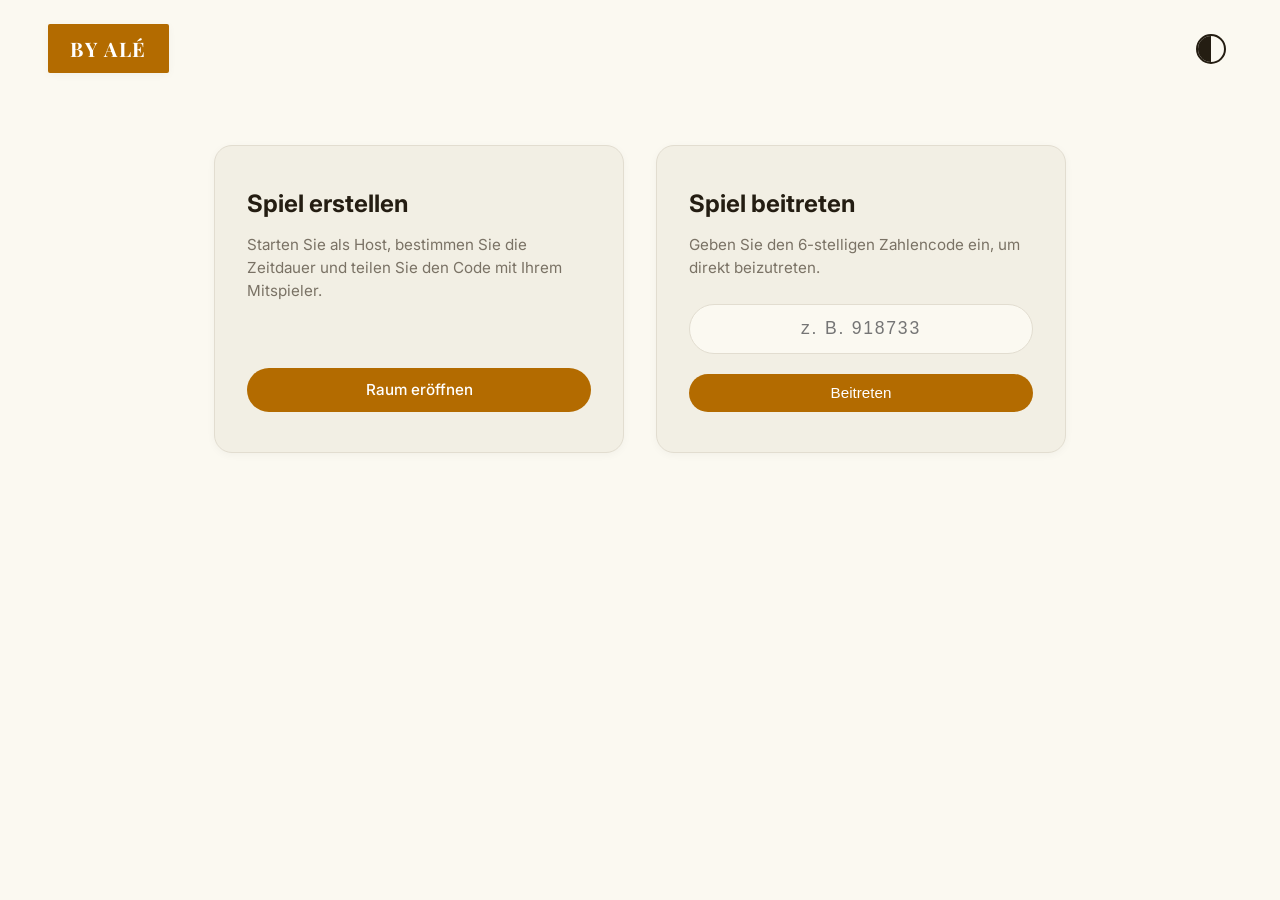
<file: index.html>
<!DOCTYPE html>
<html lang="de">

<head>
    <meta charset="UTF-8">
    <meta name="viewport" content="width=device-width, initial-scale=1.0">
    <title>Dragger – Hauptmenü</title>
    <link rel="stylesheet" href="css/main.css">
    <style>
        .menu-container {
            max-width: 900px;
            margin: 3rem auto;
            padding: 0 1.5rem;
            width: 100%;
        }

        .menu-grid {
            display: grid;
            grid-template-columns: repeat(2, 1fr);
            gap: 2rem;
            margin-bottom: 2.5rem;
        }

        .menu-card {
            background-color: var(--card-bg);
            border-radius: var(--radius-lg);
            padding: 2.5rem 2rem;
            display: flex;
            flex-direction: column;
            justify-content: space-between;
            border: 1px solid var(--border-color);
            box-shadow: var(--shadow-sm);
        }

        .menu-card-title {
            font-size: 1.5rem;
            font-weight: 700;
            margin-bottom: 0.75rem;
        }

        .menu-card-desc {
            color: var(--text-secondary);
            font-size: 0.95rem;
            margin-bottom: 1.5rem;
        }

        .room-input {
            width: 100%;
            padding: 0.85rem 1.25rem;
            border-radius: var(--radius-pill);
            border: 1.5px solid var(--border-color);
            background-color: var(--bg-color);
            color: var(--text-color);
            font-size: 1.1rem;
            letter-spacing: 0.1em;
            text-align: center;
            margin-bottom: 1.25rem;
            outline: none;
        }

        .room-input:focus {
            border-color: var(--accent-color);
        }

        @media (max-width: 768px) {
            .menu-grid {
                grid-template-columns: 1fr;
            }
        }
    </style>
</head>

<body>
    <header class="navbar">
        <a href="index.html" class="logo-badge">BY ALÉ</a>
        <button class="theme-toggle-btn" id="themeToggleBtn" aria-label="Design wechseln">
            <div class="theme-circle-icon"></div>
        </button>
    </header>

    <main class="menu-container">
        <div class="menu-grid">
            <div class="menu-card">
                <div>
                    <h2 class="menu-card-title">Spiel erstellen</h2>
                    <p class="menu-card-desc">Starten Sie als Host, bestimmen Sie die Zeitdauer und teilen Sie den Code
                        mit Ihrem Mitspieler.</p>
                </div>
                <a href="host.html" class="btn-primary" style="text-align: center; text-decoration: none;">Raum
                    eröffnen</a>
            </div>

            <div class="menu-card">
                <div>
                    <h2 class="menu-card-title">Spiel beitreten</h2>
                    <p class="menu-card-desc">Geben Sie den 6-stelligen Zahlencode ein, um direkt beizutreten.</p>
                    <input type="text" maxlength="6" class="room-input" id="joinRoomId" placeholder="z. B. 918733">
                </div>
                <button class="btn-primary" id="joinRoomBtn">Beitreten</button>
            </div>
        </div>
    </main>

    <script src="js/theme.js"></script>
    <script>
        document.getElementById('joinRoomBtn').addEventListener('click', () => {
            const roomId = document.getElementById('joinRoomId').value.trim();
            if (roomId.length === 6) {
                window.location.href = `game.html?room=${encodeURIComponent(roomId)}&role=guest`;
            } else {
                alert('Bitte geben Sie einen gültigen 6-stelligen Code ein.');
            }
        });
    </script>
</body>

</html>
</file>
<file: css/main.css>
@import url('https://fonts.googleapis.com/css2?family=Playfair+Display:ital,wght@0,600;0,700;1,400&family=Inter:wght@400;500;600;700&display=swap');
@import url('https://fonts.googleapis.com/css2?family=Material+Symbols+Outlined:opsz,wght,FILL,GRAD@20..48,100..700,0..1,-50..200');

:root {
    --font-heading: 'Playfair Display', Georgia, serif;
    --font-body: 'Inter', -apple-system, BlinkMacSystemFont, 'Segoe UI', Roboto, sans-serif;

    --bg-color: #FBF9F1;
    --card-bg: #F2EFE4;
    --card-hover-bg: #EAE6D8;
    --text-color: #241D12;
    --text-secondary: #7A7265;
    --accent-color: #B36B00;
    --accent-hover: #965900;
    --accent-active: #7A4900;
    --accent-bottom-line: #B36B00;
    --divider-color: #8A857B;
    --border-color: #E2DDD0;

    --progress-green: #10B981;
    --progress-red: #EF4444;
    --progress-empty: #DCD7C9;

    --correct-bg: #ECFDF5;
    --correct-border: #10B981;
    --correct-text: #065F46;

    --wrong-bg: #FEF2F2;
    --wrong-border: #EF4444;
    --wrong-text: #991B1B;

    --shadow-sm: 0 2px 8px rgba(36, 29, 18, 0.04);
    --shadow-md: 0 8px 24px rgba(179, 107, 0, 0.1);
    --shadow-lg: 0 16px 40px rgba(36, 29, 18, 0.12);

    --radius-sm: 8px;
    --radius-md: 14px;
    --radius-lg: 18px;
    --radius-pill: 9999px;

    --transition-fast: 0.15s ease;
    --transition-normal: 0.25s ease;
}

[data-theme="dark"] {
    --bg-color: #171512;
    --card-bg: #26221C;
    --card-hover-bg: #332E26;
    --text-color: #F8F5EE;
    --text-secondary: #ADA699;
    --accent-color: #D98200;
    --accent-hover: #BF7200;
    --accent-active: #A66300;
    --accent-bottom-line: #D98200;
    --divider-color: #595347;
    --border-color: #3D372E;

    --progress-green: #34D399;
    --progress-red: #F87171;
    --progress-empty: #3B362D;

    --correct-bg: rgba(16, 185, 129, 0.15);
    --correct-border: #10B981;
    --correct-text: #6EE7B7;

    --wrong-bg: rgba(239, 68, 68, 0.15);
    --wrong-border: #EF4444;
    --wrong-text: #FCA5A5;

    --shadow-sm: 0 2px 8px rgba(0, 0, 0, 0.3);
    --shadow-md: 0 8px 24px rgba(0, 0, 0, 0.4);
    --shadow-lg: 0 16px 40px rgba(0, 0, 0, 0.6);
}

* {
    box-sizing: border-box;
    margin: 0;
    padding: 0;
}

body {
    font-family: var(--font-body);
    background-color: var(--bg-color);
    color: var(--text-color);
    min-height: 100vh;
    display: flex;
    flex-direction: column;
    transition: background-color var(--transition-normal), color var(--transition-normal);
    line-height: 1.5;
    -webkit-font-smoothing: antialiased;
}

.material-symbols-outlined {
    font-family: 'Material Symbols Outlined';
    font-weight: normal;
    font-style: normal;
    font-size: 24px;
    line-height: 1;
    display: inline-block;
    white-space: nowrap;
    vertical-align: middle;
    user-select: none;
}

.navbar {
    display: flex;
    align-items: center;
    justify-content: space-between;
    padding: 1.5rem 3rem;
    width: 100%;
}

.logo-badge {
    display: inline-flex;
    align-items: center;
    background-color: var(--accent-color);
    color: #ffffff;
    font-family: var(--font-heading);
    font-weight: 700;
    font-size: 1.25rem;
    letter-spacing: 0.08em;
    padding: 0.6rem 1.4rem;
    text-decoration: none;
    border-radius: 2px;
    box-shadow: var(--shadow-sm);
    transition: transform var(--transition-fast), background-color var(--transition-fast);
}

.logo-badge:hover {
    background-color: var(--accent-hover);
    transform: translateY(-1px);
}

.theme-toggle-btn {
    background: none;
    border: none;
    cursor: pointer;
    padding: 0.4rem;
    display: flex;
    align-items: center;
    justify-content: center;
    border-radius: 50%;
    color: var(--text-color);
    transition: transform var(--transition-fast);
}

.theme-toggle-btn:hover {
    transform: scale(1.1);
}

.theme-circle-icon {
    width: 30px;
    height: 30px;
    border-radius: 50%;
    border: 2px solid var(--text-color);
    position: relative;
    overflow: hidden;
}

.theme-circle-icon::after {
    content: '';
    position: absolute;
    top: 0;
    left: 0;
    width: 50%;
    height: 100%;
    background-color: var(--text-color);
}

.modal-overlay {
    position: fixed;
    inset: 0;
    background-color: rgba(0, 0, 0, 0.5);
    backdrop-filter: blur(4px);
    display: flex;
    align-items: center;
    justify-content: center;
    z-index: 1000;
    padding: 1.5rem;
}

.modal-overlay.hidden {
    display: none;
}

.modal-content {
    background-color: var(--card-bg);
    color: var(--text-color);
    border-radius: 20px;
    width: 100%;
    max-width: 460px;
    padding: 2rem;
    box-shadow: var(--shadow-lg);
    border: 1px solid var(--border-color);
    text-align: center;
}

.modal-title {
    font-size: 1.35rem;
    font-weight: 600;
    margin-bottom: 0.75rem;
}

.modal-desc {
    font-size: 1rem;
    color: var(--text-secondary);
    margin-bottom: 1.5rem;
}

.modal-actions {
    display: flex;
    justify-content: center;
    gap: 1rem;
}

.btn-secondary {
    background-color: var(--bg-color);
    border: 1px solid var(--border-color);
    color: var(--text-color);
    padding: 0.65rem 1.4rem;
    border-radius: var(--radius-pill);
    font-size: 0.95rem;
    font-weight: 500;
    cursor: pointer;
    transition: background-color var(--transition-fast);
}

.btn-secondary:hover {
    background-color: var(--card-hover-bg);
}

.btn-primary {
    background-color: var(--accent-color);
    border: none;
    color: #ffffff;
    padding: 0.65rem 1.5rem;
    border-radius: var(--radius-pill);
    font-size: 0.95rem;
    font-weight: 500;
    cursor: pointer;
    transition: background-color var(--transition-fast);
}

.btn-primary:hover {
    background-color: var(--accent-hover);
}

.btn-danger {
    background-color: #DC2626;
    border: none;
    color: #ffffff;
    padding: 0.65rem 1.5rem;
    border-radius: var(--radius-pill);
    font-size: 0.95rem;
    font-weight: 500;
    cursor: pointer;
}

.btn-danger:hover {
    background-color: #B91C1C;
}
</file>
